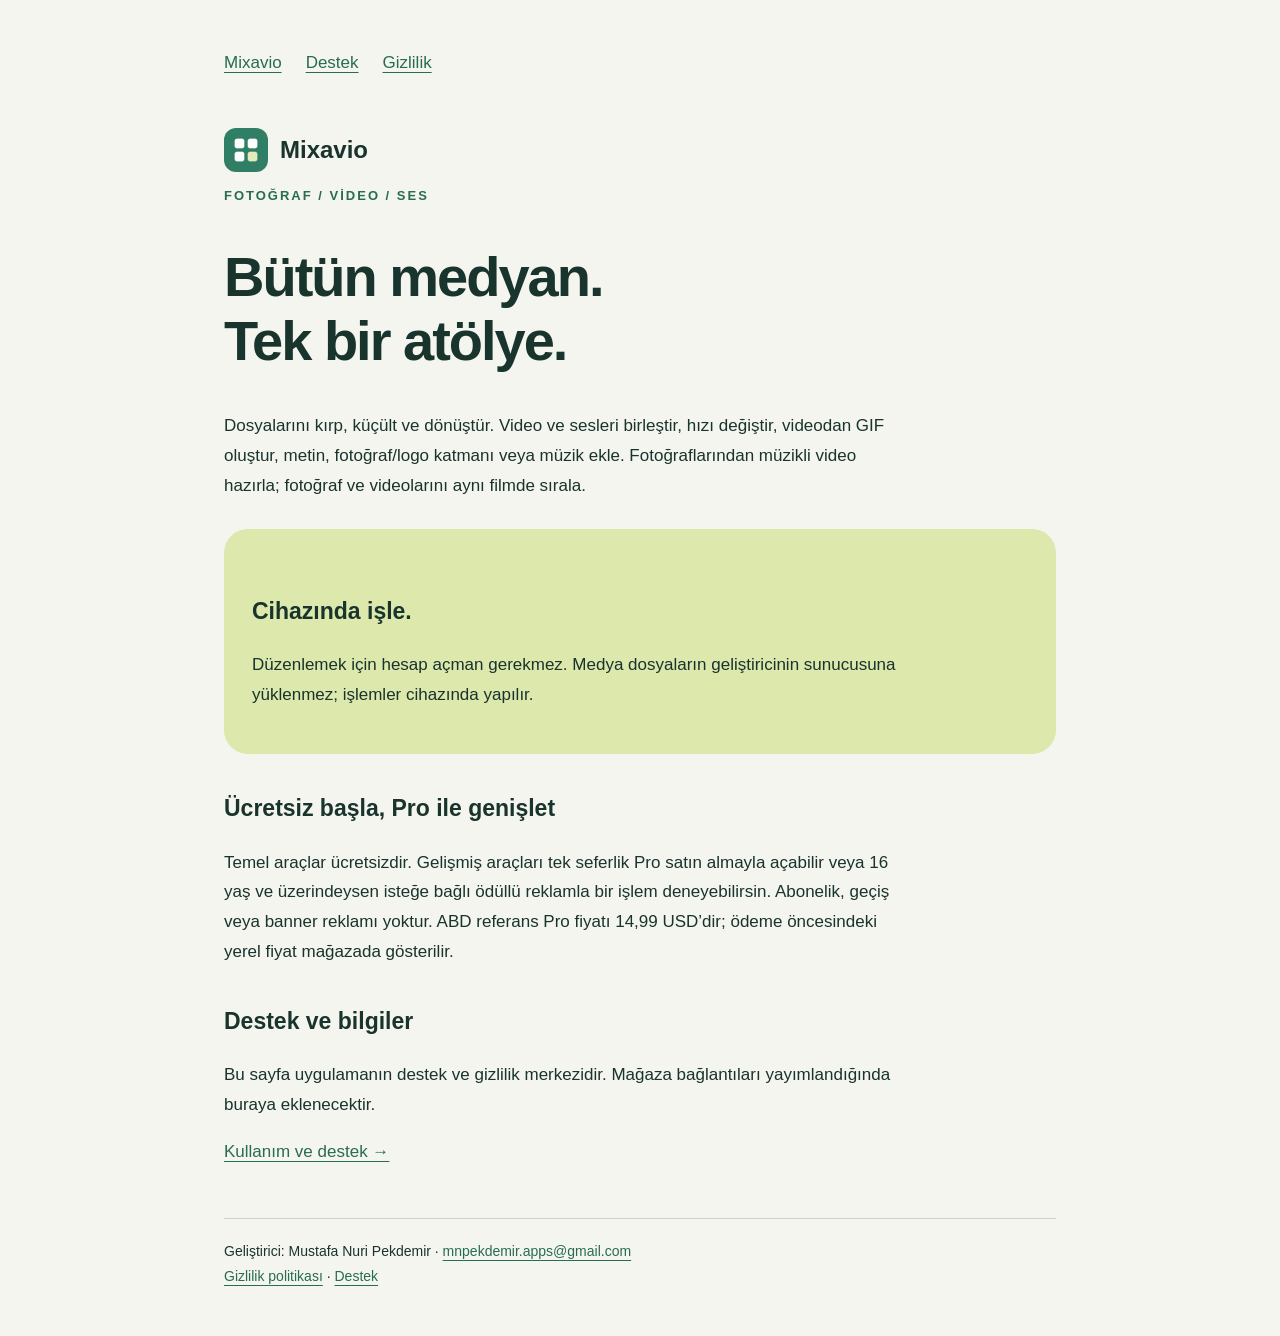
<file: index.html>
<!doctype html><html lang="tr"><head><meta charset="utf-8"><meta name="viewport" content="width=device-width,initial-scale=1"><meta name="description" content="Mixavio — fotoğraf, video ve ses araçları. Destek ve gizlilik bilgileri."><title>Medya araçların · Mixavio</title><link rel="stylesheet" href="style.css"></head><body><main><nav aria-label="Ana menü"><a href="index.html">Mixavio</a><a href="support.html">Destek</a><a href="privacy.html">Gizlilik</a></nav><div class="brand"><img src="icon.png" alt="">Mixavio</div><p class="tag">FOTOĞRAF / VİDEO / SES</p><h1>Bütün medyan.<br>Tek bir atölye.</h1><p>Dosyalarını kırp, küçült ve dönüştür. Video ve sesleri birleştir, hızı değiştir, videodan GIF oluştur, metin, fotoğraf/logo katmanı veya müzik ekle. Fotoğraflarından müzikli video hazırla; fotoğraf ve videolarını aynı filmde sırala.</p><div class="card"><h2>Cihazında işle.</h2><p>Düzenlemek için hesap açman gerekmez. Medya dosyaların geliştiricinin sunucusuna yüklenmez; işlemler cihazında yapılır.</p></div><h2>Ücretsiz başla, Pro ile genişlet</h2><p>Temel araçlar ücretsizdir. Gelişmiş araçları tek seferlik Pro satın almayla açabilir veya 16 yaş ve üzerindeysen isteğe bağlı ödüllü reklamla bir işlem deneyebilirsin. Abonelik, geçiş veya banner reklamı yoktur. ABD referans Pro fiyatı 14,99 USD’dir; ödeme öncesindeki yerel fiyat mağazada gösterilir.</p><h2>Destek ve bilgiler</h2><p>Bu sayfa uygulamanın destek ve gizlilik merkezidir. Mağaza bağlantıları yayımlandığında buraya eklenecektir.</p><p><a href="support.html">Kullanım ve destek →</a></p><footer>Geliştirici: Mustafa Nuri Pekdemir · <a href="mailto:mnpekdemir.apps@gmail.com">mnpekdemir.apps@gmail.com</a><br><a href="privacy.html">Gizlilik politikası</a> · <a href="support.html">Destek</a></footer></main></body></html>
</file>
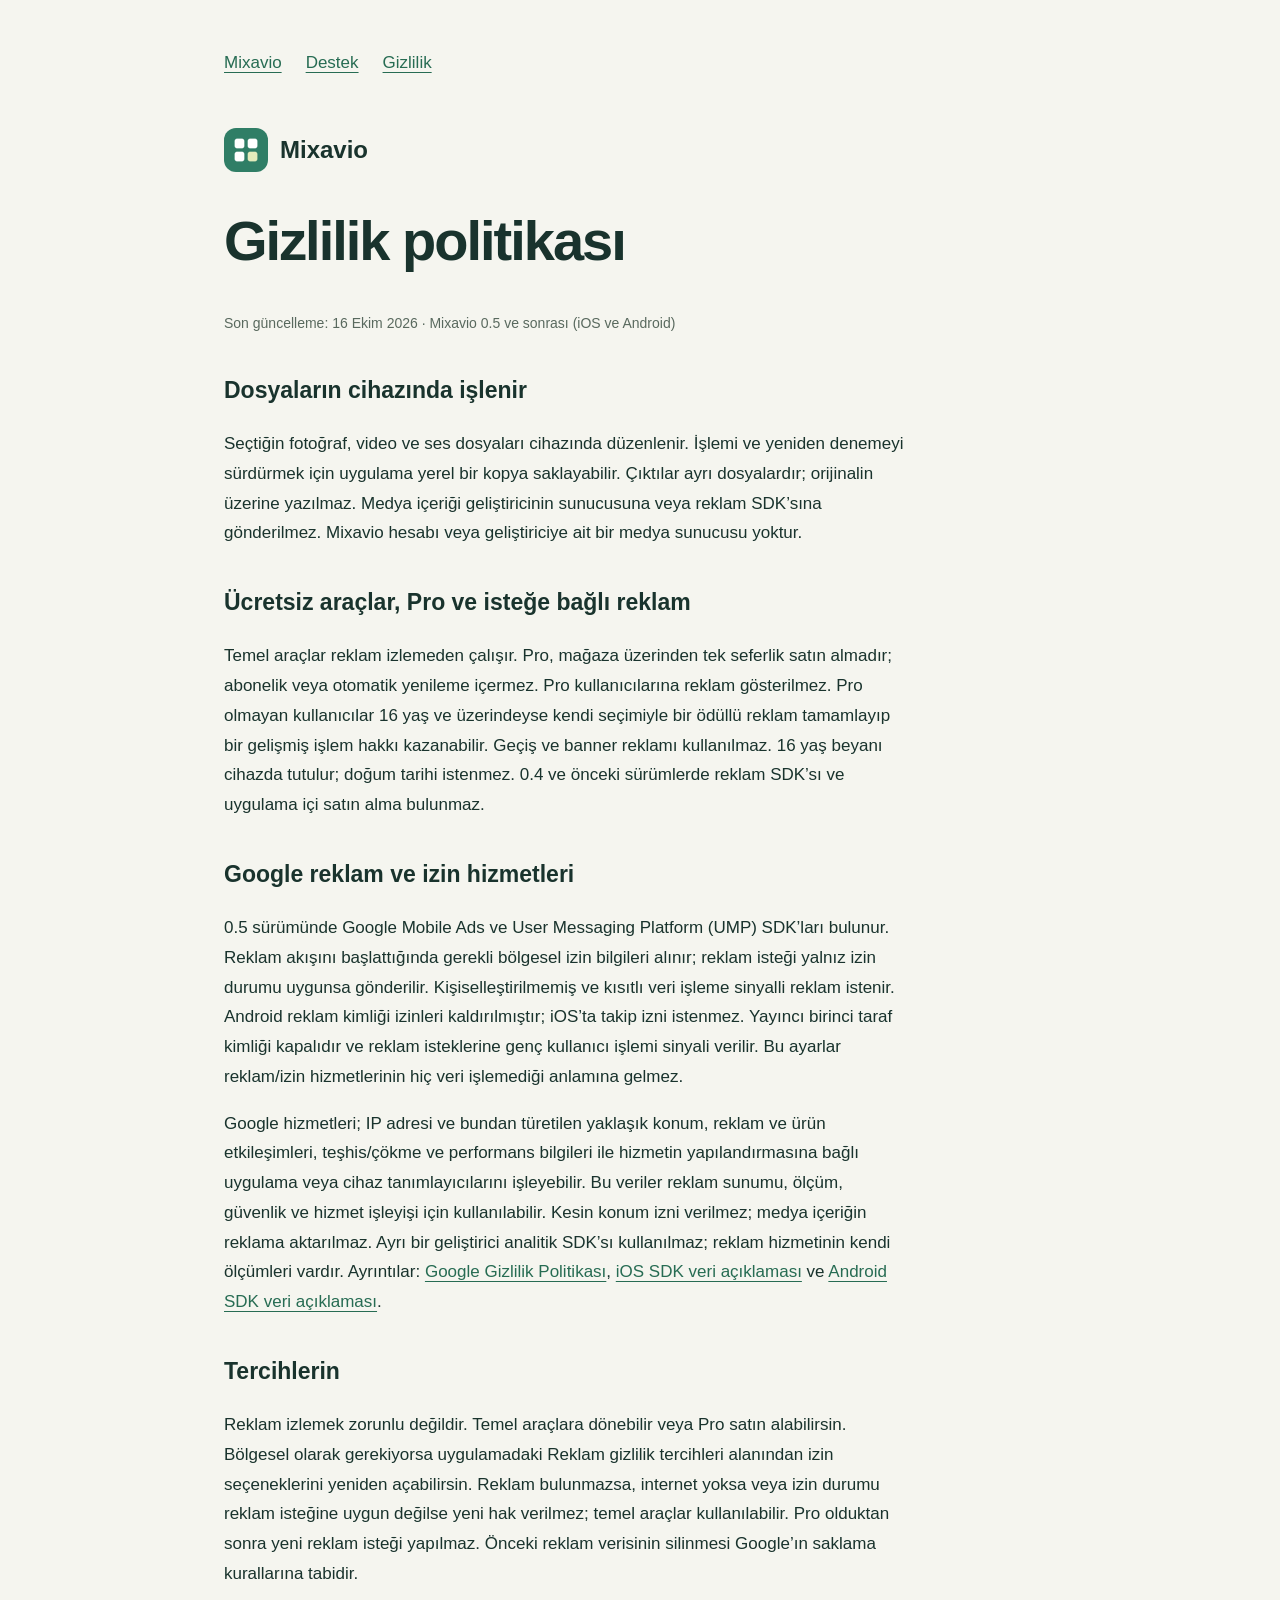
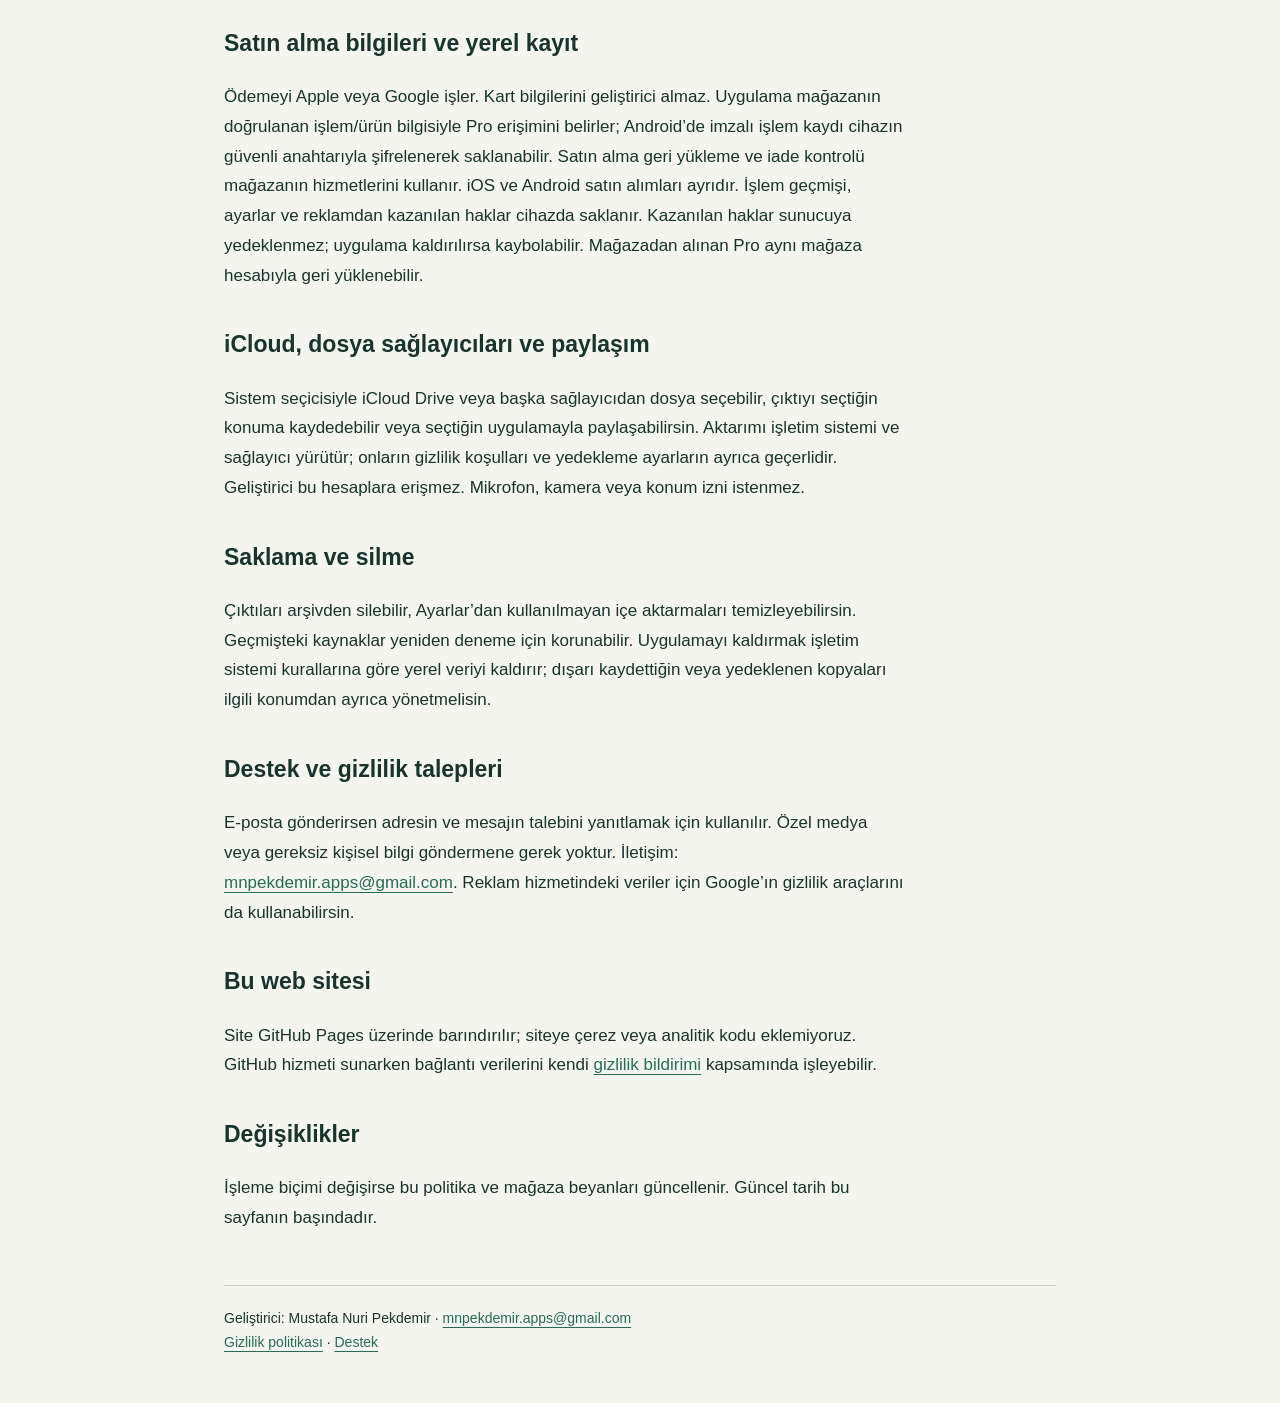
<file: privacy.html>
<!doctype html><html lang="tr"><head><meta charset="utf-8"><meta name="viewport" content="width=device-width,initial-scale=1"><meta name="description" content="Mixavio — fotoğraf, video ve ses araçları. Destek ve gizlilik bilgileri."><title>Gizlilik · Mixavio</title><link rel="stylesheet" href="style.css"></head><body><main><nav aria-label="Ana menü"><a href="index.html">Mixavio</a><a href="support.html">Destek</a><a href="privacy.html">Gizlilik</a></nav><div class="brand"><img src="icon.png" alt="">Mixavio</div><h1>Gizlilik politikası</h1><p class="fine">Son güncelleme: 16 Ekim 2026 · Mixavio 0.5 ve sonrası (iOS ve Android)</p><h2>Dosyaların cihazında işlenir</h2><p>Seçtiğin fotoğraf, video ve ses dosyaları cihazında düzenlenir. İşlemi ve yeniden denemeyi sürdürmek için uygulama yerel bir kopya saklayabilir. Çıktılar ayrı dosyalardır; orijinalin üzerine yazılmaz. Medya içeriği geliştiricinin sunucusuna veya reklam SDK’sına gönderilmez. Mixavio hesabı veya geliştiriciye ait bir medya sunucusu yoktur.</p><h2>Ücretsiz araçlar, Pro ve isteğe bağlı reklam</h2><p>Temel araçlar reklam izlemeden çalışır. Pro, mağaza üzerinden tek seferlik satın almadır; abonelik veya otomatik yenileme içermez. Pro kullanıcılarına reklam gösterilmez. Pro olmayan kullanıcılar 16 yaş ve üzerindeyse kendi seçimiyle bir ödüllü reklam tamamlayıp bir gelişmiş işlem hakkı kazanabilir. Geçiş ve banner reklamı kullanılmaz. 16 yaş beyanı cihazda tutulur; doğum tarihi istenmez. 0.4 ve önceki sürümlerde reklam SDK’sı ve uygulama içi satın alma bulunmaz.</p><h2>Google reklam ve izin hizmetleri</h2><p>0.5 sürümünde Google Mobile Ads ve User Messaging Platform (UMP) SDK’ları bulunur. Reklam akışını başlattığında gerekli bölgesel izin bilgileri alınır; reklam isteği yalnız izin durumu uygunsa gönderilir. Kişiselleştirilmemiş ve kısıtlı veri işleme sinyalli reklam istenir. Android reklam kimliği izinleri kaldırılmıştır; iOS’ta takip izni istenmez. Yayıncı birinci taraf kimliği kapalıdır ve reklam isteklerine genç kullanıcı işlemi sinyali verilir. Bu ayarlar reklam/izin hizmetlerinin hiç veri işlemediği anlamına gelmez.</p><p>Google hizmetleri; IP adresi ve bundan türetilen yaklaşık konum, reklam ve ürün etkileşimleri, teşhis/çökme ve performans bilgileri ile hizmetin yapılandırmasına bağlı uygulama veya cihaz tanımlayıcılarını işleyebilir. Bu veriler reklam sunumu, ölçüm, güvenlik ve hizmet işleyişi için kullanılabilir. Kesin konum izni verilmez; medya içeriğin reklama aktarılmaz. Ayrı bir geliştirici analitik SDK’sı kullanılmaz; reklam hizmetinin kendi ölçümleri vardır. Ayrıntılar: <a href="https://policies.google.com/privacy">Google Gizlilik Politikası</a>, <a href="https://developers.google.com/admob/ios/privacy/data-disclosure">iOS SDK veri açıklaması</a> ve <a href="https://developers.google.com/admob/android/privacy/play-data-disclosure">Android SDK veri açıklaması</a>.</p><h2>Tercihlerin</h2><p>Reklam izlemek zorunlu değildir. Temel araçlara dönebilir veya Pro satın alabilirsin. Bölgesel olarak gerekiyorsa uygulamadaki Reklam gizlilik tercihleri alanından izin seçeneklerini yeniden açabilirsin. Reklam bulunmazsa, internet yoksa veya izin durumu reklam isteğine uygun değilse yeni hak verilmez; temel araçlar kullanılabilir. Pro olduktan sonra yeni reklam isteği yapılmaz. Önceki reklam verisinin silinmesi Google’ın saklama kurallarına tabidir.</p><h2>Satın alma bilgileri ve yerel kayıt</h2><p>Ödemeyi Apple veya Google işler. Kart bilgilerini geliştirici almaz. Uygulama mağazanın doğrulanan işlem/ürün bilgisiyle Pro erişimini belirler; Android’de imzalı işlem kaydı cihazın güvenli anahtarıyla şifrelenerek saklanabilir. Satın alma geri yükleme ve iade kontrolü mağazanın hizmetlerini kullanır. iOS ve Android satın alımları ayrıdır. İşlem geçmişi, ayarlar ve reklamdan kazanılan haklar cihazda saklanır. Kazanılan haklar sunucuya yedeklenmez; uygulama kaldırılırsa kaybolabilir. Mağazadan alınan Pro aynı mağaza hesabıyla geri yüklenebilir.</p><h2>iCloud, dosya sağlayıcıları ve paylaşım</h2><p>Sistem seçicisiyle iCloud Drive veya başka sağlayıcıdan dosya seçebilir, çıktıyı seçtiğin konuma kaydedebilir veya seçtiğin uygulamayla paylaşabilirsin. Aktarımı işletim sistemi ve sağlayıcı yürütür; onların gizlilik koşulları ve yedekleme ayarların ayrıca geçerlidir. Geliştirici bu hesaplara erişmez. Mikrofon, kamera veya konum izni istenmez.</p><h2>Saklama ve silme</h2><p>Çıktıları arşivden silebilir, Ayarlar’dan kullanılmayan içe aktarmaları temizleyebilirsin. Geçmişteki kaynaklar yeniden deneme için korunabilir. Uygulamayı kaldırmak işletim sistemi kurallarına göre yerel veriyi kaldırır; dışarı kaydettiğin veya yedeklenen kopyaları ilgili konumdan ayrıca yönetmelisin.</p><h2>Destek ve gizlilik talepleri</h2><p>E-posta gönderirsen adresin ve mesajın talebini yanıtlamak için kullanılır. Özel medya veya gereksiz kişisel bilgi göndermene gerek yoktur. İletişim: <a href="mailto:mnpekdemir.apps@gmail.com">mnpekdemir.apps@gmail.com</a>. Reklam hizmetindeki veriler için Google’ın gizlilik araçlarını da kullanabilirsin.</p><h2>Bu web sitesi</h2><p>Site GitHub Pages üzerinde barındırılır; siteye çerez veya analitik kodu eklemiyoruz. GitHub hizmeti sunarken bağlantı verilerini kendi <a href="https://docs.github.com/en/site-policy/privacy-policies/github-general-privacy-statement">gizlilik bildirimi</a> kapsamında işleyebilir.</p><h2>Değişiklikler</h2><p>İşleme biçimi değişirse bu politika ve mağaza beyanları güncellenir. Güncel tarih bu sayfanın başındadır.</p><footer>Geliştirici: Mustafa Nuri Pekdemir · <a href="mailto:mnpekdemir.apps@gmail.com">mnpekdemir.apps@gmail.com</a><br><a href="privacy.html">Gizlilik politikası</a> · <a href="support.html">Destek</a></footer></main></body></html>
</file>
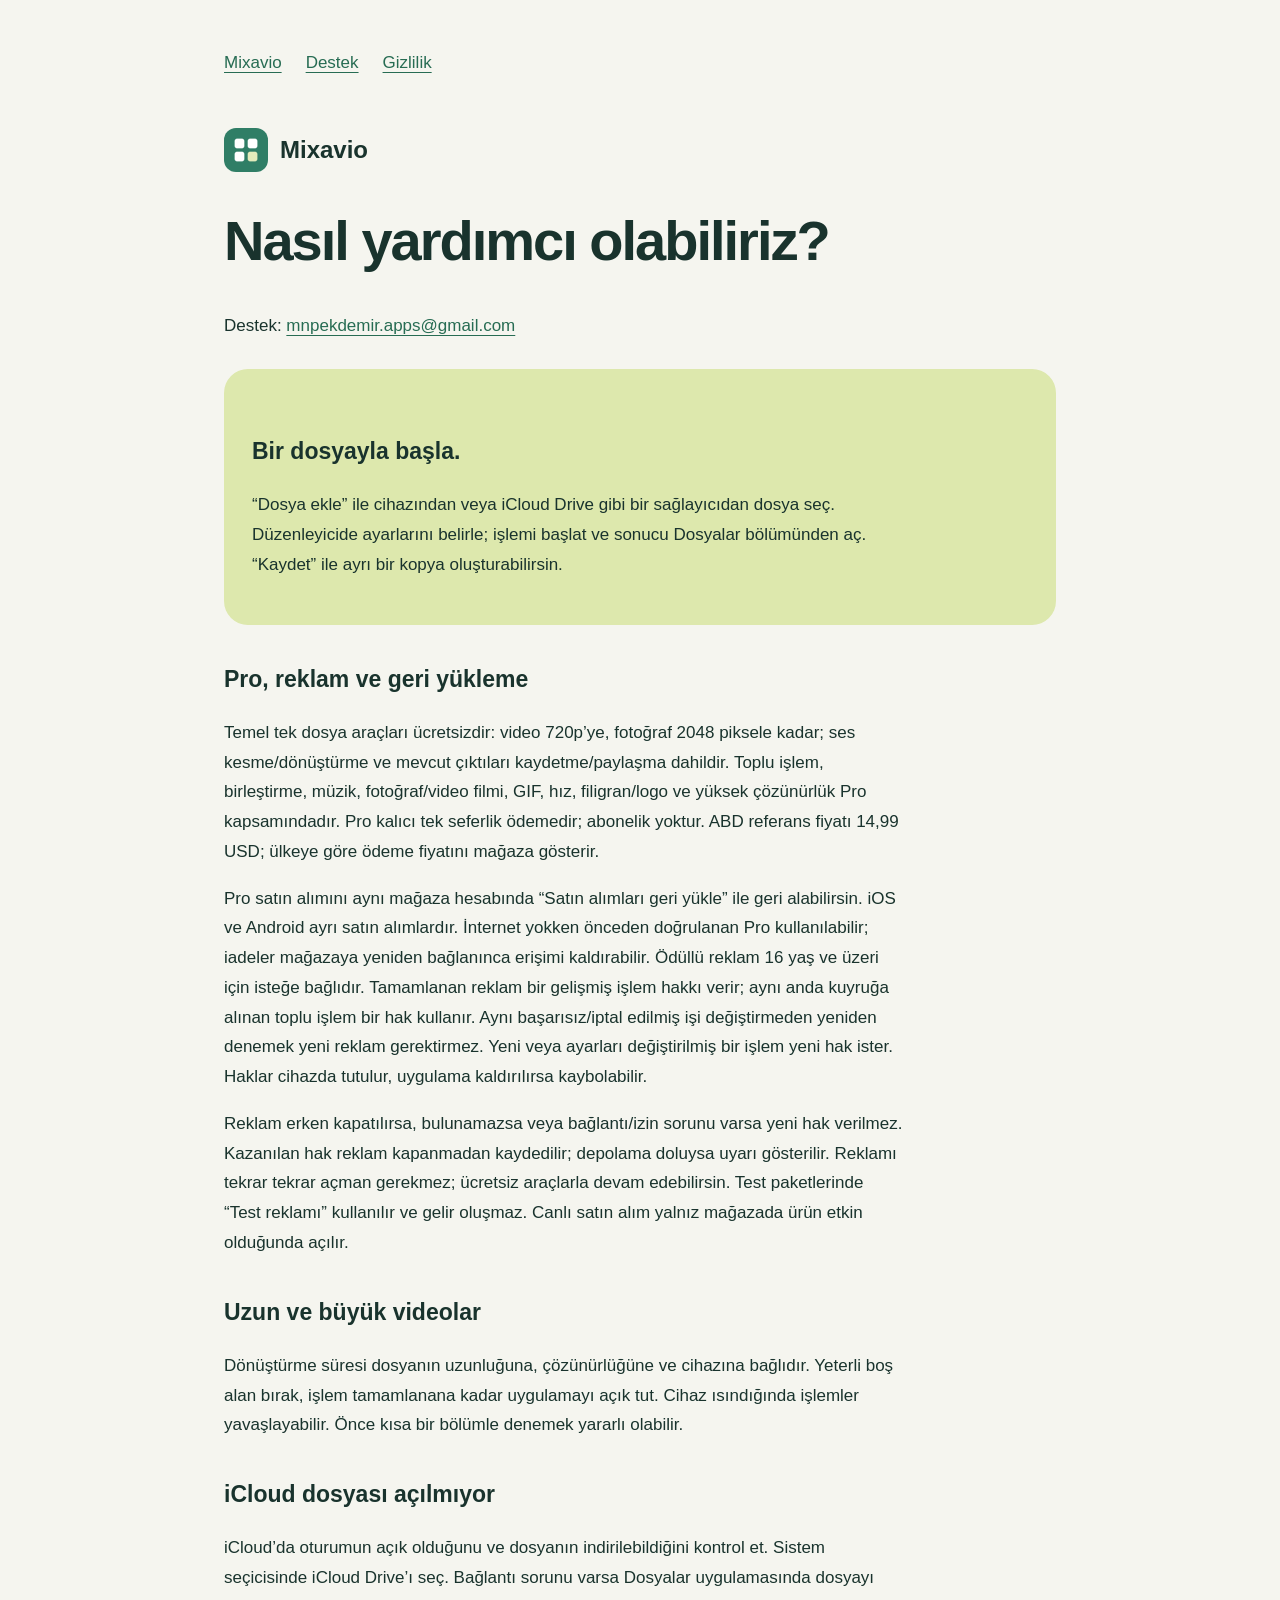
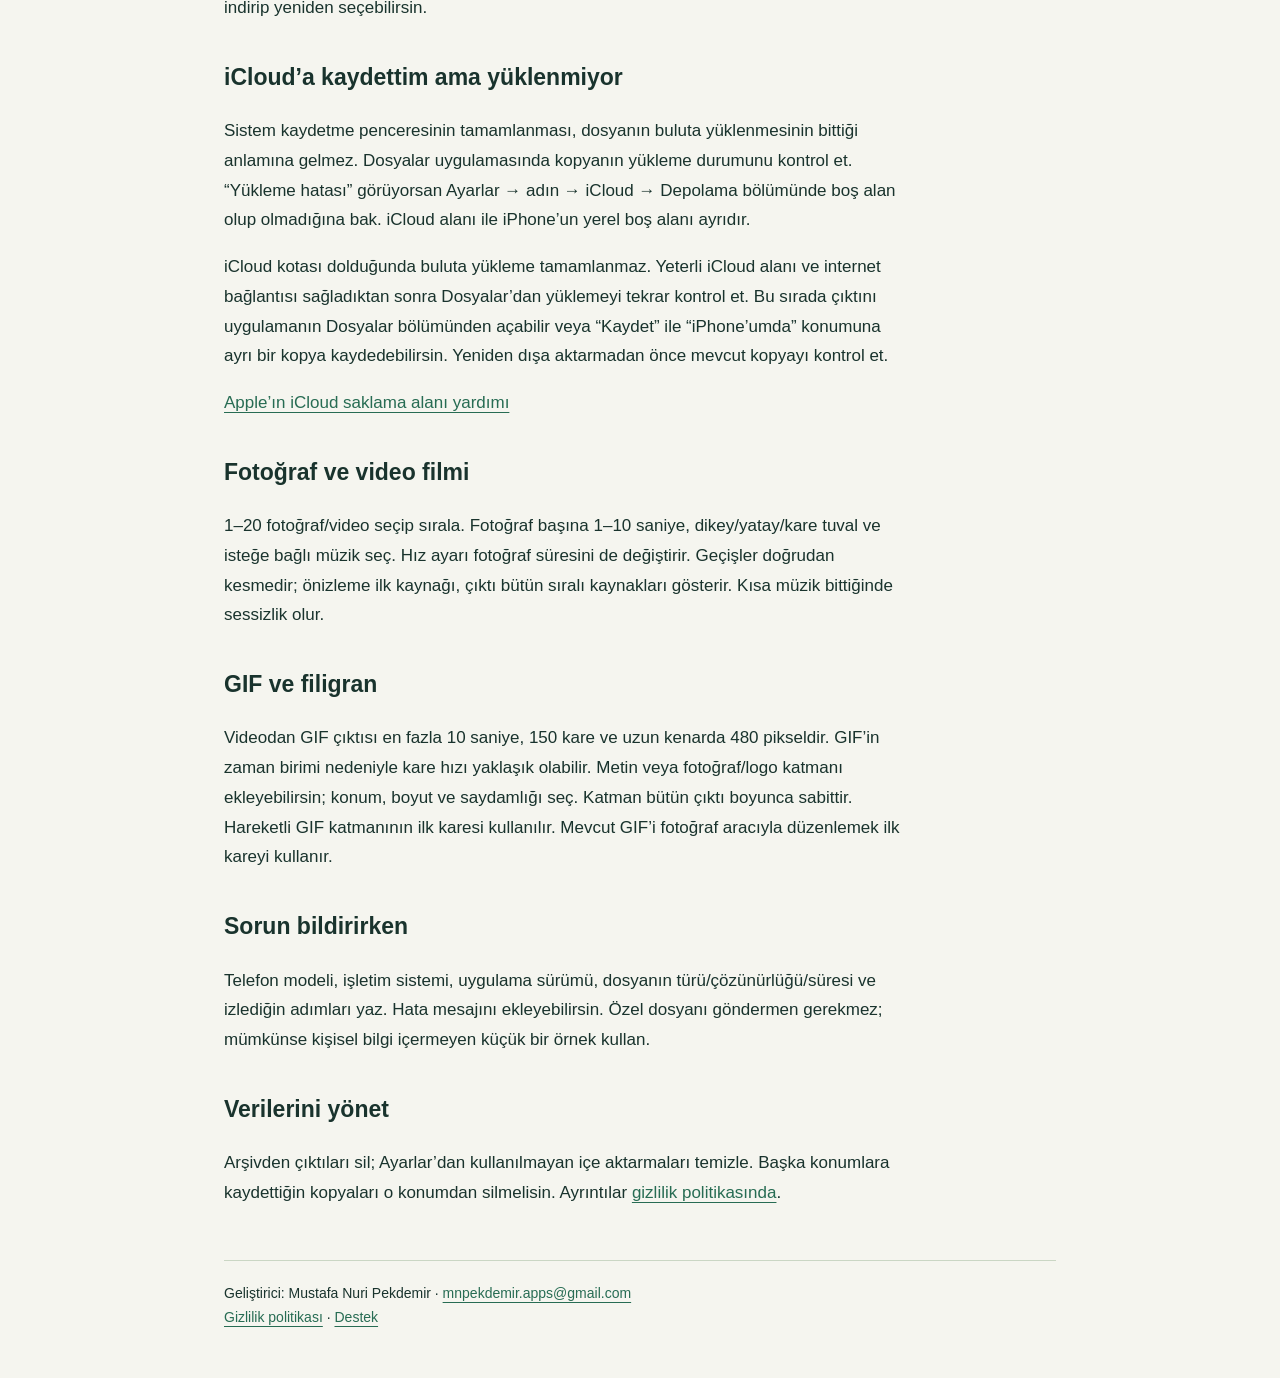
<file: support.html>
<!doctype html><html lang="tr"><head><meta charset="utf-8"><meta name="viewport" content="width=device-width,initial-scale=1"><meta name="description" content="Mixavio — fotoğraf, video ve ses araçları. Destek ve gizlilik bilgileri."><title>Destek · Mixavio</title><link rel="stylesheet" href="style.css"></head><body><main><nav aria-label="Ana menü"><a href="index.html">Mixavio</a><a href="support.html">Destek</a><a href="privacy.html">Gizlilik</a></nav><div class="brand"><img src="icon.png" alt="">Mixavio</div><h1>Nasıl yardımcı olabiliriz?</h1><p>Destek: <a href="mailto:mnpekdemir.apps@gmail.com">mnpekdemir.apps@gmail.com</a></p><div class="card"><h2>Bir dosyayla başla.</h2><p>“Dosya ekle” ile cihazından veya iCloud Drive gibi bir sağlayıcıdan dosya seç. Düzenleyicide ayarlarını belirle; işlemi başlat ve sonucu Dosyalar bölümünden aç. “Kaydet” ile ayrı bir kopya oluşturabilirsin.</p></div><h2>Pro, reklam ve geri yükleme</h2><p>Temel tek dosya araçları ücretsizdir: video 720p’ye, fotoğraf 2048 piksele kadar; ses kesme/dönüştürme ve mevcut çıktıları kaydetme/paylaşma dahildir. Toplu işlem, birleştirme, müzik, fotoğraf/video filmi, GIF, hız, filigran/logo ve yüksek çözünürlük Pro kapsamındadır. Pro kalıcı tek seferlik ödemedir; abonelik yoktur. ABD referans fiyatı 14,99 USD; ülkeye göre ödeme fiyatını mağaza gösterir.</p><p>Pro satın alımını aynı mağaza hesabında “Satın alımları geri yükle” ile geri alabilirsin. iOS ve Android ayrı satın alımlardır. İnternet yokken önceden doğrulanan Pro kullanılabilir; iadeler mağazaya yeniden bağlanınca erişimi kaldırabilir. Ödüllü reklam 16 yaş ve üzeri için isteğe bağlıdır. Tamamlanan reklam bir gelişmiş işlem hakkı verir; aynı anda kuyruğa alınan toplu işlem bir hak kullanır. Aynı başarısız/iptal edilmiş işi değiştirmeden yeniden denemek yeni reklam gerektirmez. Yeni veya ayarları değiştirilmiş bir işlem yeni hak ister. Haklar cihazda tutulur, uygulama kaldırılırsa kaybolabilir.</p><p>Reklam erken kapatılırsa, bulunamazsa veya bağlantı/izin sorunu varsa yeni hak verilmez. Kazanılan hak reklam kapanmadan kaydedilir; depolama doluysa uyarı gösterilir. Reklamı tekrar tekrar açman gerekmez; ücretsiz araçlarla devam edebilirsin. Test paketlerinde “Test reklamı” kullanılır ve gelir oluşmaz. Canlı satın alım yalnız mağazada ürün etkin olduğunda açılır.</p><h2>Uzun ve büyük videolar</h2><p>Dönüştürme süresi dosyanın uzunluğuna, çözünürlüğüne ve cihazına bağlıdır. Yeterli boş alan bırak, işlem tamamlanana kadar uygulamayı açık tut. Cihaz ısındığında işlemler yavaşlayabilir. Önce kısa bir bölümle denemek yararlı olabilir.</p><h2>iCloud dosyası açılmıyor</h2><p>iCloud’da oturumun açık olduğunu ve dosyanın indirilebildiğini kontrol et. Sistem seçicisinde iCloud Drive’ı seç. Bağlantı sorunu varsa Dosyalar uygulamasında dosyayı indirip yeniden seçebilirsin.</p><h2 id="icloud-yukleme">iCloud’a kaydettim ama yüklenmiyor</h2><p>Sistem kaydetme penceresinin tamamlanması, dosyanın buluta yüklenmesinin bittiği anlamına gelmez. Dosyalar uygulamasında kopyanın yükleme durumunu kontrol et. “Yükleme hatası” görüyorsan Ayarlar → adın → iCloud → Depolama bölümünde boş alan olup olmadığına bak. iCloud alanı ile iPhone’un yerel boş alanı ayrıdır.</p><p>iCloud kotası dolduğunda buluta yükleme tamamlanmaz. Yeterli iCloud alanı ve internet bağlantısı sağladıktan sonra Dosyalar’dan yüklemeyi tekrar kontrol et. Bu sırada çıktını uygulamanın Dosyalar bölümünden açabilir veya “Kaydet” ile “iPhone’umda” konumuna ayrı bir kopya kaydedebilirsin. Yeniden dışa aktarmadan önce mevcut kopyayı kontrol et.</p><p><a href="https://support.apple.com/tr-tr/108922">Apple’ın iCloud saklama alanı yardımı</a></p><h2>Fotoğraf ve video filmi</h2><p>1–20 fotoğraf/video seçip sırala. Fotoğraf başına 1–10 saniye, dikey/yatay/kare tuval ve isteğe bağlı müzik seç. Hız ayarı fotoğraf süresini de değiştirir. Geçişler doğrudan kesmedir; önizleme ilk kaynağı, çıktı bütün sıralı kaynakları gösterir. Kısa müzik bittiğinde sessizlik olur.</p><h2>GIF ve filigran</h2><p>Videodan GIF çıktısı en fazla 10 saniye, 150 kare ve uzun kenarda 480 pikseldir. GIF’in zaman birimi nedeniyle kare hızı yaklaşık olabilir. Metin veya fotoğraf/logo katmanı ekleyebilirsin; konum, boyut ve saydamlığı seç. Katman bütün çıktı boyunca sabittir. Hareketli GIF katmanının ilk karesi kullanılır. Mevcut GIF’i fotoğraf aracıyla düzenlemek ilk kareyi kullanır.</p><h2>Sorun bildirirken</h2><p>Telefon modeli, işletim sistemi, uygulama sürümü, dosyanın türü/çözünürlüğü/süresi ve izlediğin adımları yaz. Hata mesajını ekleyebilirsin. Özel dosyanı göndermen gerekmez; mümkünse kişisel bilgi içermeyen küçük bir örnek kullan.</p><h2>Verilerini yönet</h2><p>Arşivden çıktıları sil; Ayarlar’dan kullanılmayan içe aktarmaları temizle. Başka konumlara kaydettiğin kopyaları o konumdan silmelisin. Ayrıntılar <a href="privacy.html">gizlilik politikasında</a>.</p><footer>Geliştirici: Mustafa Nuri Pekdemir · <a href="mailto:mnpekdemir.apps@gmail.com">mnpekdemir.apps@gmail.com</a><br><a href="privacy.html">Gizlilik politikası</a> · <a href="support.html">Destek</a></footer></main></body></html>
</file>
<file: style.css>
*{box-sizing:border-box}body{margin:0;background:#f5f5ef;color:#19332d;font:17px/1.75 -apple-system,BlinkMacSystemFont,"Segoe UI",sans-serif}main{max-width:880px;margin:auto;padding:48px 24px}nav{display:flex;gap:24px;flex-wrap:wrap;margin-bottom:50px}a{color:#276c53;text-underline-offset:4px}h1{font-size:clamp(34px,7vw,56px);letter-spacing:-2px;line-height:1.15}h2{font-size:23px;margin-top:34px}p{max-width:72ch}.tag{color:#276c53;font-size:13px;letter-spacing:2px;font-weight:700}.card{border-radius:24px;background:#dde8ad;padding:28px;margin:28px 0}.fine{font-size:14px;color:#59695e}footer{margin-top:52px;border-top:1px solid #cad6c4;padding-top:20px;font-size:14px}a:focus-visible{outline:3px solid #276c53;outline-offset:4px}.brand{display:flex;align-items:center;gap:12px;font-size:24px;font-weight:800}.brand img{width:44px;height:44px;border-radius:12px}li{margin:10px 0}
</file>
